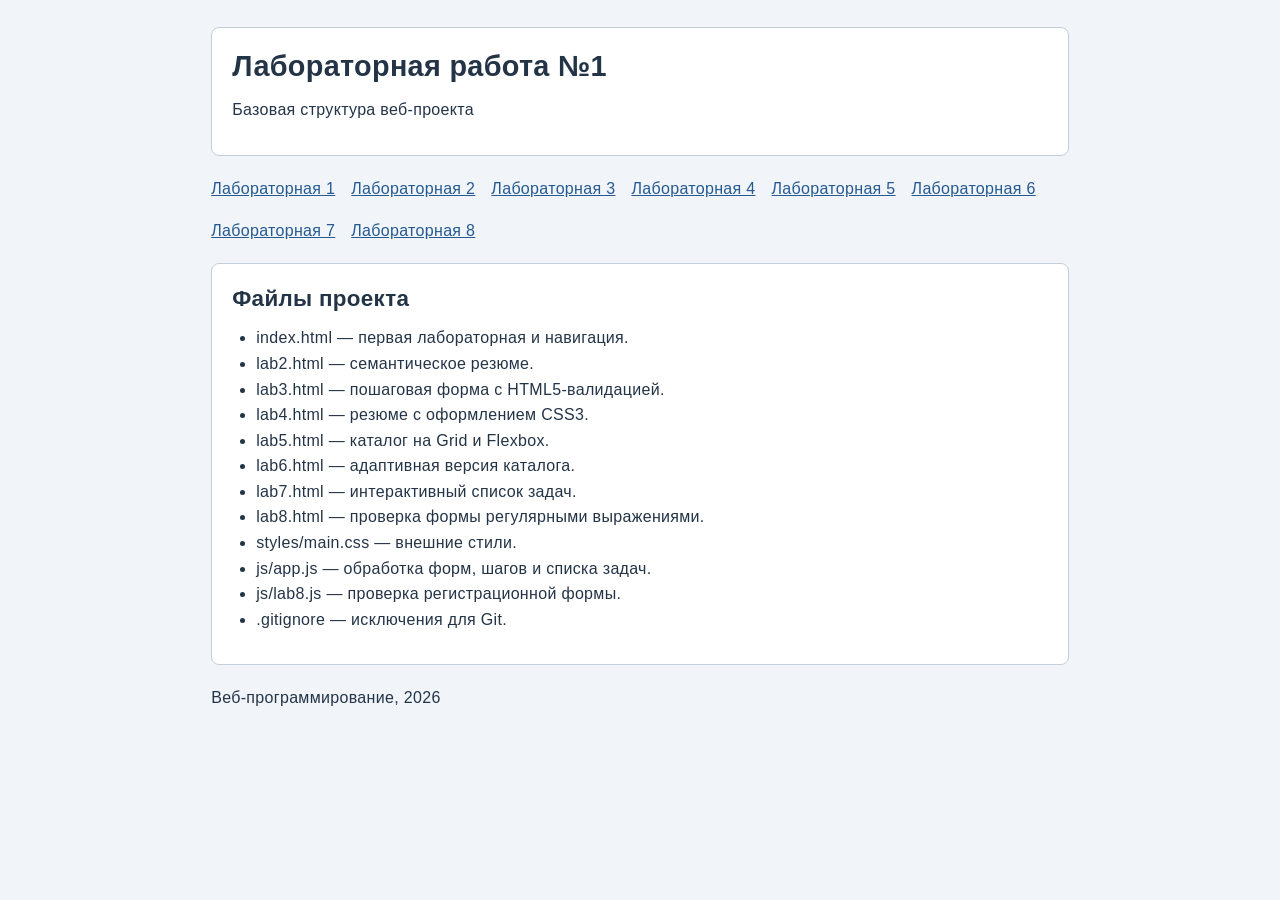
<file: index.html>
<!DOCTYPE html>
<html lang="ru">
<head>
  <meta charset="UTF-8">
  <meta name="viewport" content="width=device-width, initial-scale=1">
  <meta name="description" content="Восемь лабораторных работ по веб-программированию.">
  <title>Лабораторная 1 — Структура проекта</title>
  <link rel="stylesheet" href="styles/main.css">
  <script src="js/app.js" defer></script>
</head>
<body class="page">
  <header><h1>Лабораторная работа №1</h1><p>Базовая структура веб-проекта</p></header>
  <nav aria-label="Лабораторные работы">
    <a href="index.html" aria-current="page">Лабораторная 1</a>
    <a href="lab2.html">Лабораторная 2</a>
    <a href="lab3.html">Лабораторная 3</a>
    <a href="lab4.html">Лабораторная 4</a>
    <a href="lab5.html">Лабораторная 5</a>
    <a href="lab6.html">Лабораторная 6</a>
    <a href="lab7.html">Лабораторная 7</a>
    <a href="lab8.html">Лабораторная 8</a>
  </nav>
  <main>
    <section>
      <h2>Файлы проекта</h2>
      <ul>
        <li>index.html — первая лабораторная и навигация.</li>
        <li>lab2.html — семантическое резюме.</li>
        <li>lab3.html — пошаговая форма с HTML5-валидацией.</li>
        <li>lab4.html — резюме с оформлением CSS3.</li>
        <li>lab5.html — каталог на Grid и Flexbox.</li>
        <li>lab6.html — адаптивная версия каталога.</li>
        <li>lab7.html — интерактивный список задач.</li>
        <li>lab8.html — проверка формы регулярными выражениями.</li>
        <li>styles/main.css — внешние стили.</li>
        <li>js/app.js — обработка форм, шагов и списка задач.</li>
        <li>js/lab8.js — проверка регистрационной формы.</li>
        <li>.gitignore — исключения для Git.</li>
      </ul>
    </section>
  </main>
  <footer><p>Веб-программирование, 2026</p></footer>
</body>
</html>
</file>
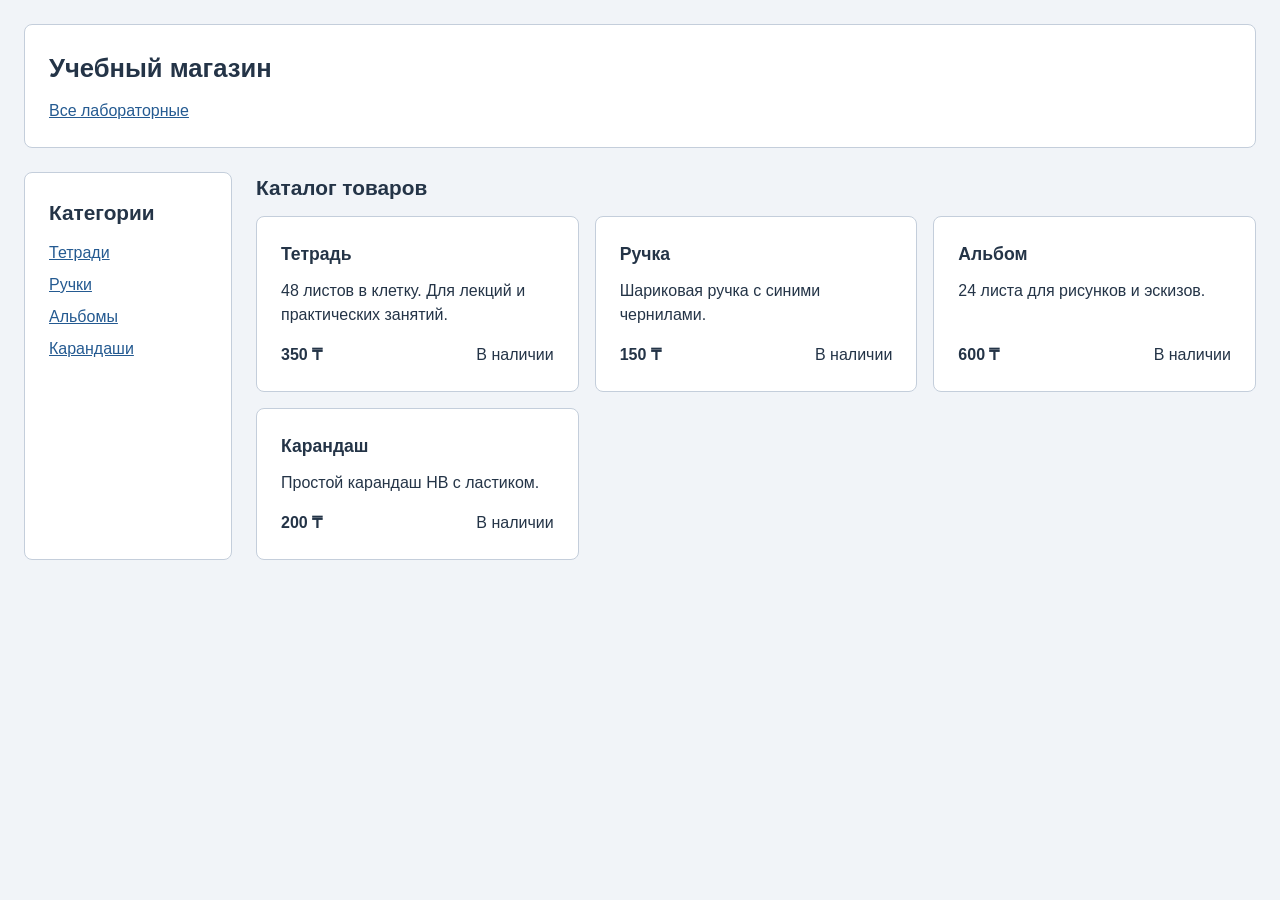
<file: lab6/index.html>
<!DOCTYPE html>
<html lang="ru">
<head>
  <meta charset="UTF-8">
  <meta name="viewport" content="width=device-width, initial-scale=1">
  <title>Лабораторная 6 — Адаптивный каталог</title>
  <link rel="stylesheet" href="styles.css">
</head>
<body class="layout">
  <header class="header">
    <h1>Учебный магазин</h1>
    <a href="../index.html">Все лабораторные</a>
  </header>

  <aside class="sidebar">
    <h2>Категории</h2>
    <nav aria-label="Категории товаров">
      <a href="#notebook">Тетради</a>
      <a href="#pen">Ручки</a>
      <a href="#album">Альбомы</a>
      <a href="#pencil">Карандаши</a>
    </nav>
  </aside>

  <main class="catalog">
    <h2>Каталог товаров</h2>
    <div class="products">
      <article class="product" id="notebook">
        <h3>Тетрадь</h3>
        <p>48 листов в клетку. Для лекций и практических занятий.</p>
        <footer><strong>350 ₸</strong><span>В наличии</span></footer>
      </article>
      <article class="product" id="pen">
        <h3>Ручка</h3>
        <p>Шариковая ручка с синими чернилами.</p>
        <footer><strong>150 ₸</strong><span>В наличии</span></footer>
      </article>
      <article class="product" id="album">
        <h3>Альбом</h3>
        <p>24 листа для рисунков и эскизов.</p>
        <footer><strong>600 ₸</strong><span>В наличии</span></footer>
      </article>
      <article class="product" id="pencil">
        <h3>Карандаш</h3>
        <p>Простой карандаш HB с ластиком.</p>
        <footer><strong>200 ₸</strong><span>В наличии</span></footer>
      </article>
    </div>
  </main>
</body>
</html>
</file>
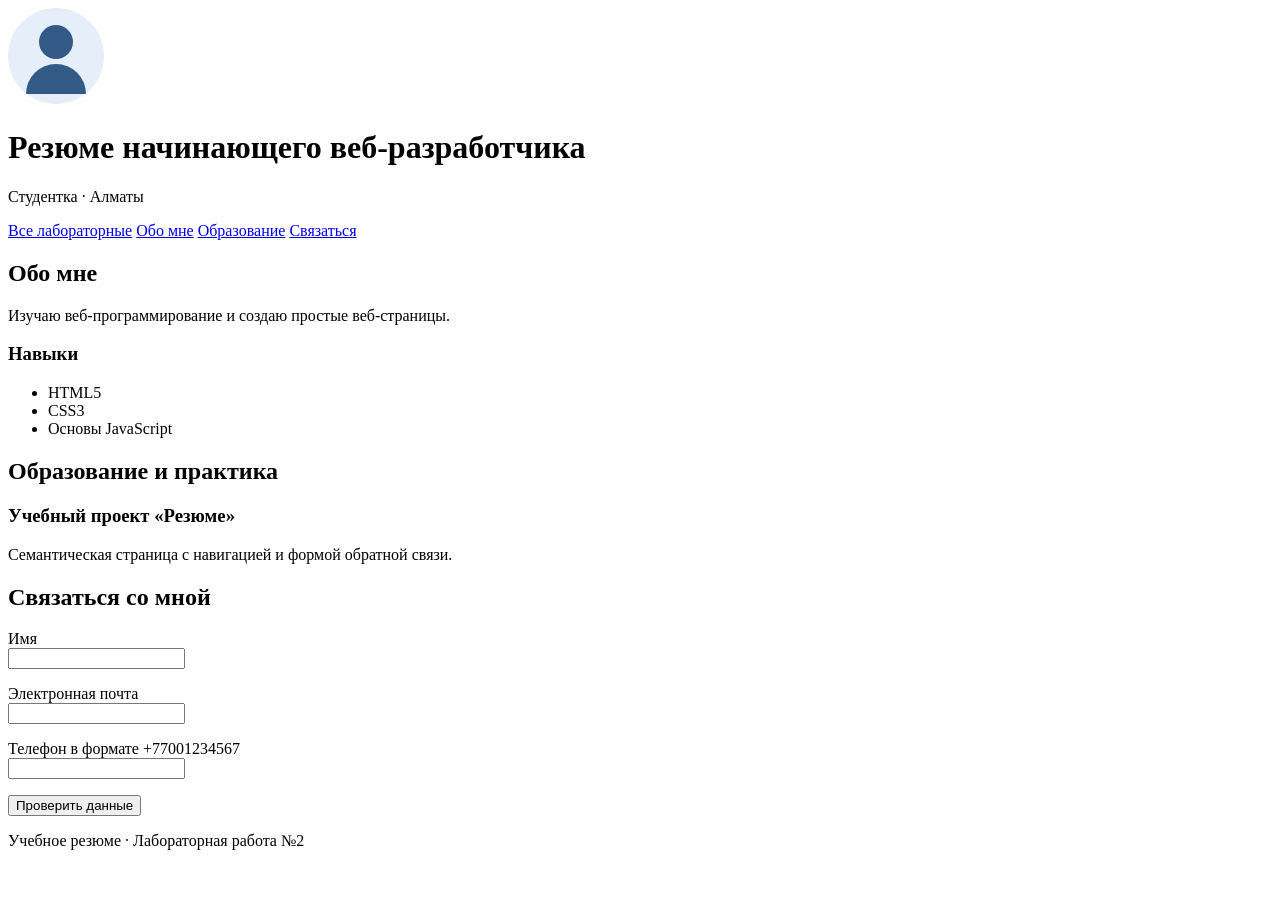
<file: lab2.html>
<!DOCTYPE html>
<html lang="ru">
<head>
  <meta charset="UTF-8">
  <meta name="viewport" content="width=device-width, initial-scale=1">
  <meta name="description" content="Учебное резюме начинающего веб-разработчика и контактная форма.">
  <title>Лабораторная 2 — Семантическое резюме</title>
  <script src="js/app.js" defer></script>
</head>
<body>
  <header>
    <img src="images/avatar.svg" alt="Условный портрет автора резюме" width="96" height="96">
    <h1>Резюме начинающего веб-разработчика</h1>
    <p>Студентка · Алматы</p>
  </header>
  <nav aria-label="Разделы резюме">
    <a href="index.html">Все лабораторные</a>
    <a href="#about">Обо мне</a>
    <a href="#education">Образование</a>
    <a href="#contact">Связаться</a>
  </nav>
  <main>
    <section id="about">
      <h2>Обо мне</h2>
      <p>Изучаю веб-программирование и создаю простые веб-страницы.</p>
      <h3>Навыки</h3>
      <ul><li>HTML5</li><li>CSS3</li><li>Основы JavaScript</li></ul>
    </section>
    <section id="education">
      <h2>Образование и практика</h2>
      <article>
        <h3>Учебный проект «Резюме»</h3>
        <p>Семантическая страница с навигацией и формой обратной связи.</p>
      </article>
    </section>
    <section id="contact">
      <h2>Связаться со мной</h2>
      <form class="contact-form">
        <p><label for="contact-name">Имя</label><br>
          <input id="contact-name" name="contact_name" autocomplete="name" required minlength="2" maxlength="50" pattern=".*\S.*"></p>
        <p><label for="contact-email">Электронная почта</label><br>
          <input id="contact-email" name="contact_email" type="email" autocomplete="email" required maxlength="100"></p>
        <p><label for="contact-phone">Телефон в формате +77001234567</label><br>
          <input id="contact-phone" name="contact_phone" type="tel" autocomplete="tel" required pattern="\+7[0-9]{10}" minlength="12" maxlength="12" title="+7 и ещё 10 цифр"></p>
        <button type="submit">Проверить данные</button>
        <p class="form-result" role="status"></p>
      </form>
    </section>
  </main>
  <footer><p>Учебное резюме · Лабораторная работа №2</p></footer>
</body>
</html>
</file>
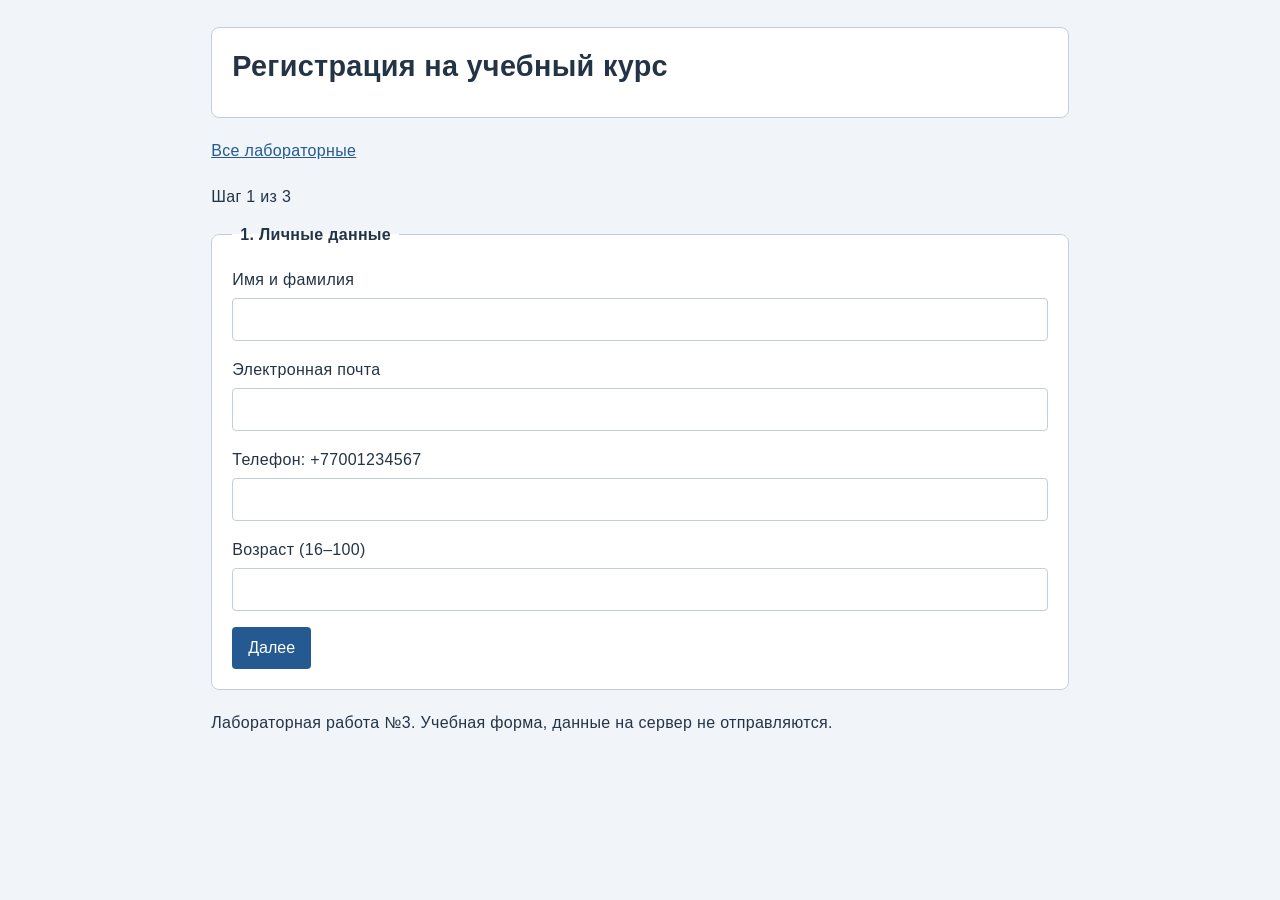
<file: lab3.html>
<!DOCTYPE html>
<html lang="ru">
<head>
  <meta charset="UTF-8">
  <meta name="viewport" content="width=device-width, initial-scale=1">
  <title>Лабораторная 3 — Регистрация</title>
  <link rel="stylesheet" href="styles/main.css">
  <script src="js/app.js" defer></script>
</head>
<body class="page">
  <header><h1>Регистрация на учебный курс</h1></header>
  <nav aria-label="Лабораторные работы"><a href="index.html">Все лабораторные</a></nav>
  <main>
    <p id="step-status" role="status">Шаг 1 из 3</p>
    <form id="registration">
      <fieldset>
        <legend>1. Личные данные</legend>
        <label for="full-name">Имя и фамилия</label>
        <input id="full-name" name="full_name" autocomplete="name" required minlength="5" maxlength="61" pattern="[A-Za-zА-Яа-яЁёӘәҒғҚқҢңӨөҰұҮүҺһІі]{2,30} [A-Za-zА-Яа-яЁёӘәҒғҚқҢңӨөҰұҮүҺһІі]{2,30}" title="Два слова из букв, от 2 до 30 букв в каждом, разделённые одним пробелом">
        <label for="email">Электронная почта</label>
        <input id="email" name="email" type="email" autocomplete="email" required maxlength="100">
        <label for="phone">Телефон: +77001234567</label>
        <input id="phone" name="phone" type="tel" autocomplete="tel" required pattern="\+7[0-9]{10}" minlength="12" maxlength="12" title="+7 и ещё 10 цифр">
        <label for="age">Возраст (16–100)</label>
        <input id="age" name="age" type="number" required min="16" max="100" step="1">
        <button type="button" data-next>Далее</button>
      </fieldset>
      <fieldset hidden disabled>
        <legend>2. Учебные интересы</legend>
        <label for="courses">Курсы (можно выбрать несколько)</label>
        <p id="courses-help">Для выбора нескольких вариантов на компьютере удерживайте Ctrl или Command.</p>
        <select id="courses" name="courses" multiple size="3" required aria-describedby="courses-help">
          <option value="html">HTML</option>
          <option value="css">CSS</option>
          <option value="javascript">JavaScript</option>
        </select>
        <p>Формат обучения</p>
        <p><input id="online" name="format" type="radio" value="online" required> <label for="online">Онлайн</label></p>
        <p><input id="offline" name="format" type="radio" value="offline"> <label for="offline">Очно</label></p>
        <p>Дополнительные занятия</p>
        <p><input id="practice" name="practice" type="checkbox" value="yes"> <label for="practice">Практика</label></p>
        <p><input id="consultation" name="consultation" type="checkbox" value="yes"> <label for="consultation">Консультации</label></p>
        <button type="button" data-back>Назад</button>
        <button type="button" data-next>Далее</button>
      </fieldset>
      <fieldset hidden disabled>
        <legend>3. Подтверждение</legend>
        <label for="login">Логин: 3–20 латинских букв, цифр или знаков _</label>
        <input id="login" name="login" autocomplete="username" required minlength="3" maxlength="20" pattern="[A-Za-z][A-Za-z0-9_]{2,19}" title="Начните с латинской буквы">
        <p><input id="agreement" name="agreement" type="checkbox" value="accepted" required> <label for="agreement">Подтверждаю правильность данных</label></p>
        <button type="button" data-back>Назад</button>
        <button type="submit">Завершить</button>
      </fieldset>
      <p class="form-result" role="status"></p>
    </form>
  </main>
  <footer><p>Лабораторная работа №3. Учебная форма, данные на сервер не отправляются.</p></footer>
</body>
</html>
</file>
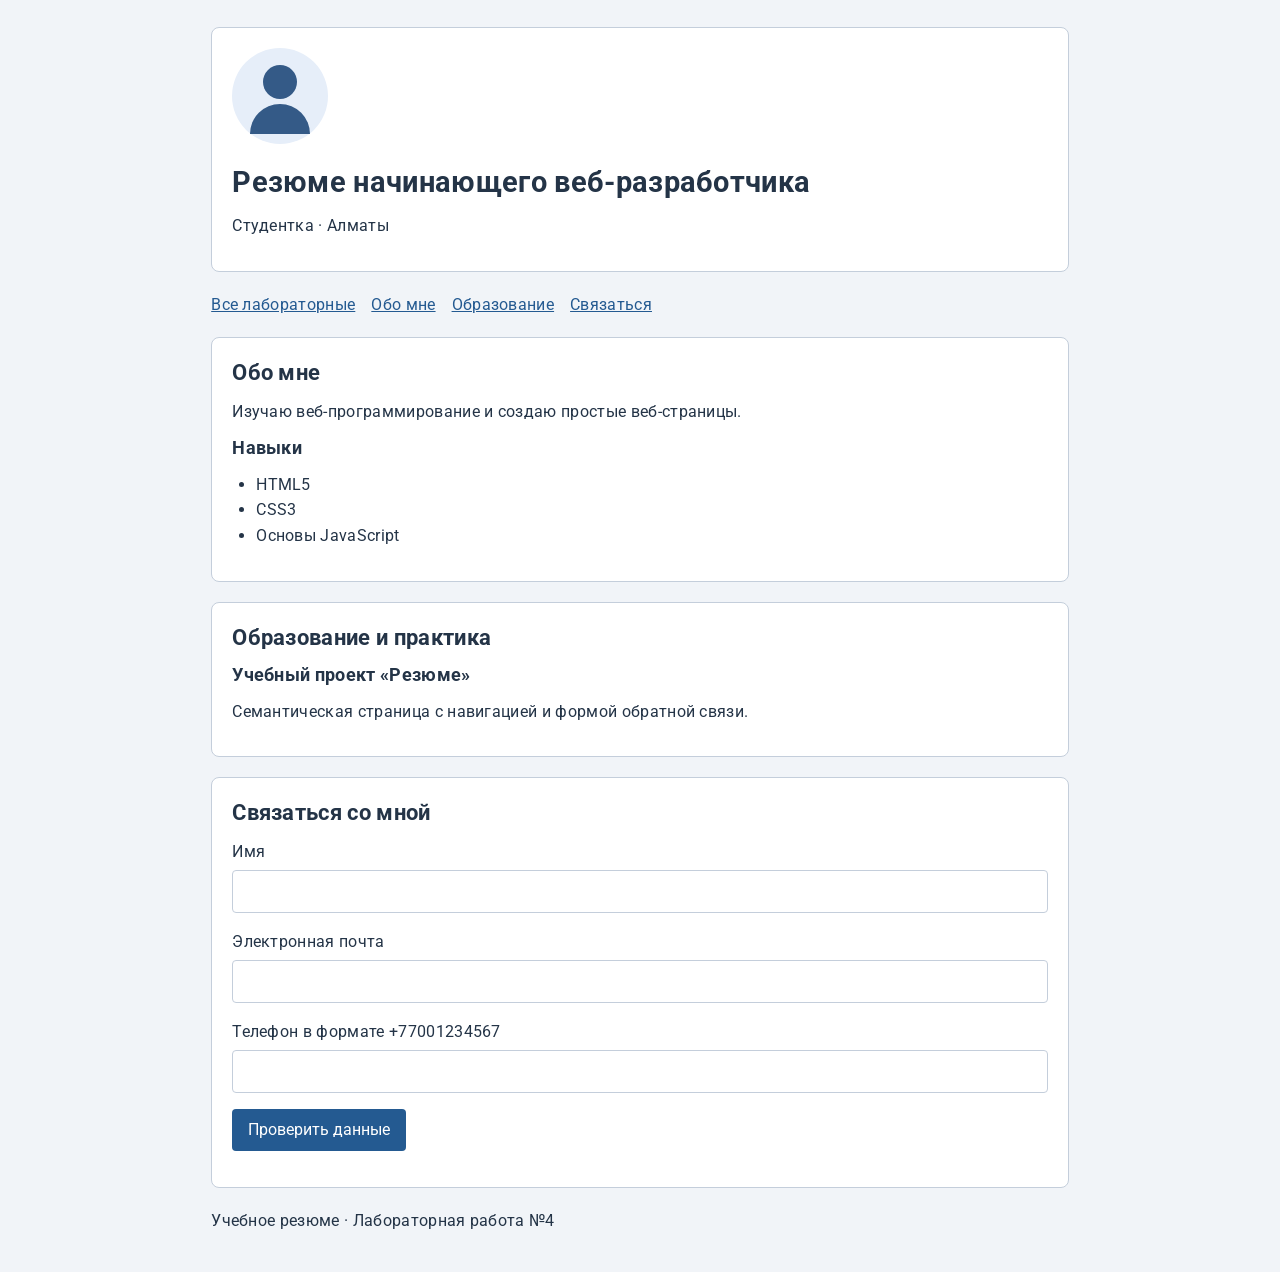
<file: lab4.html>
<!DOCTYPE html>
<html lang="ru">
<head>
  <meta charset="UTF-8">
  <meta name="viewport" content="width=device-width, initial-scale=1">
  <meta name="description" content="Учебное резюме начинающего веб-разработчика и контактная форма.">
  <title>Лабораторная 4 — Оформление резюме</title>
  <link rel="stylesheet" href="https://fonts.googleapis.com/css2?family=Roboto:wght@400;700&amp;display=swap">
  <link rel="stylesheet" href="styles/main.css">
  <script src="js/app.js" defer></script>
</head>
<body class="page">
  <header>
    <img class="avatar" src="images/avatar.svg" alt="Условный портрет автора резюме" width="96" height="96">
    <h1>Резюме начинающего веб-разработчика</h1>
    <p>Студентка · Алматы</p>
  </header>
  <nav aria-label="Разделы резюме">
    <a href="index.html">Все лабораторные</a>
    <a href="#about">Обо мне</a>
    <a href="#education">Образование</a>
    <a href="#contact">Связаться</a>
  </nav>
  <main>
    <section id="about">
      <h2>Обо мне</h2>
      <p>Изучаю веб-программирование и создаю простые веб-страницы.</p>
      <h3>Навыки</h3>
      <ul><li>HTML5</li><li>CSS3</li><li>Основы JavaScript</li></ul>
    </section>
    <section id="education">
      <h2>Образование и практика</h2>
      <article>
        <h3>Учебный проект «Резюме»</h3>
        <p>Семантическая страница с навигацией и формой обратной связи.</p>
      </article>
    </section>
    <section id="contact">
      <h2>Связаться со мной</h2>
      <form class="contact-form">
        <p><label for="contact-name">Имя</label><br>
          <input id="contact-name" name="contact_name" autocomplete="name" required minlength="2" maxlength="50" pattern=".*\S.*"></p>
        <p><label for="contact-email">Электронная почта</label><br>
          <input id="contact-email" name="contact_email" type="email" autocomplete="email" required maxlength="100"></p>
        <p><label for="contact-phone">Телефон в формате +77001234567</label><br>
          <input id="contact-phone" name="contact_phone" type="tel" autocomplete="tel" required pattern="\+7[0-9]{10}" minlength="12" maxlength="12" title="+7 и ещё 10 цифр"></p>
        <button type="submit">Проверить данные</button>
        <p class="form-result" role="status"></p>
      </form>
    </section>
  </main>
  <footer><p>Учебное резюме · Лабораторная работа №4</p></footer>
</body>
</html>
</file>
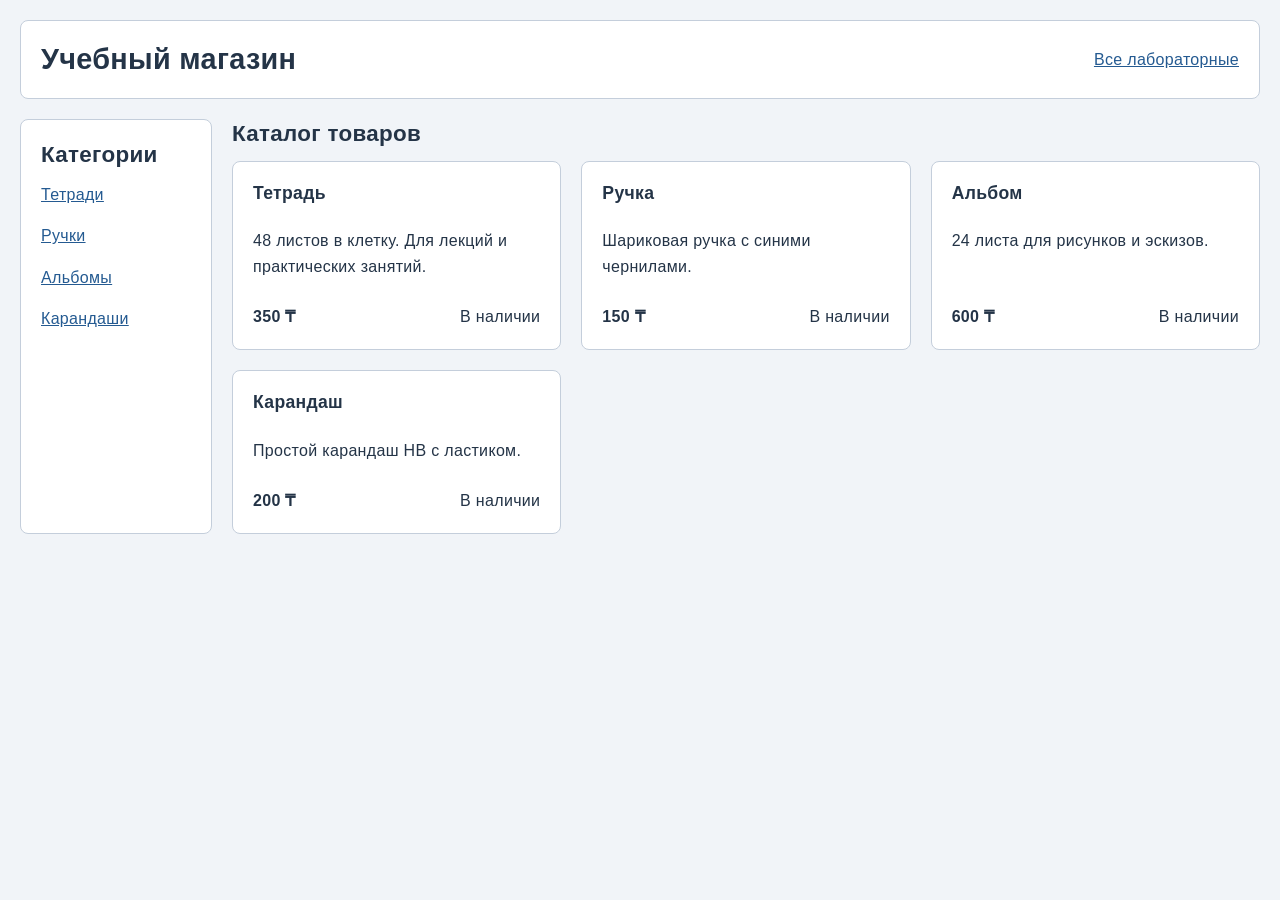
<file: lab5.html>
<!DOCTYPE html>
<html lang="ru">
<head>
  <meta charset="UTF-8">
  <meta name="viewport" content="width=device-width, initial-scale=1">
  <title>Лабораторная 5 — Каталог товаров</title>
  <link rel="stylesheet" href="styles/main.css">
</head>
<body class="dashboard">
  <header class="topbar">
    <h1>Учебный магазин</h1>
    <a href="index.html">Все лабораторные</a>
  </header>
  <aside class="sidebar">
    <h2>Категории</h2>
    <nav aria-label="Категории товаров">
      <a href="#notebook">Тетради</a>
      <a href="#pen">Ручки</a>
      <a href="#album">Альбомы</a>
      <a href="#pencil">Карандаши</a>
    </nav>
  </aside>
  <main class="catalog">
    <h2>Каталог товаров</h2>
    <div class="products">
      <article class="product" id="notebook">
        <h3>Тетрадь</h3><p>48 листов в клетку. Для лекций и практических занятий.</p>
        <footer><strong>350 ₸</strong><span>В наличии</span></footer>
      </article>
      <article class="product" id="pen">
        <h3>Ручка</h3><p>Шариковая ручка с синими чернилами.</p>
        <footer><strong>150 ₸</strong><span>В наличии</span></footer>
      </article>
      <article class="product" id="album">
        <h3>Альбом</h3><p>24 листа для рисунков и эскизов.</p>
        <footer><strong>600 ₸</strong><span>В наличии</span></footer>
      </article>
      <article class="product" id="pencil">
        <h3>Карандаш</h3><p>Простой карандаш HB с ластиком.</p>
        <footer><strong>200 ₸</strong><span>В наличии</span></footer>
      </article>
    </div>
  </main>
</body>
</html>
</file>
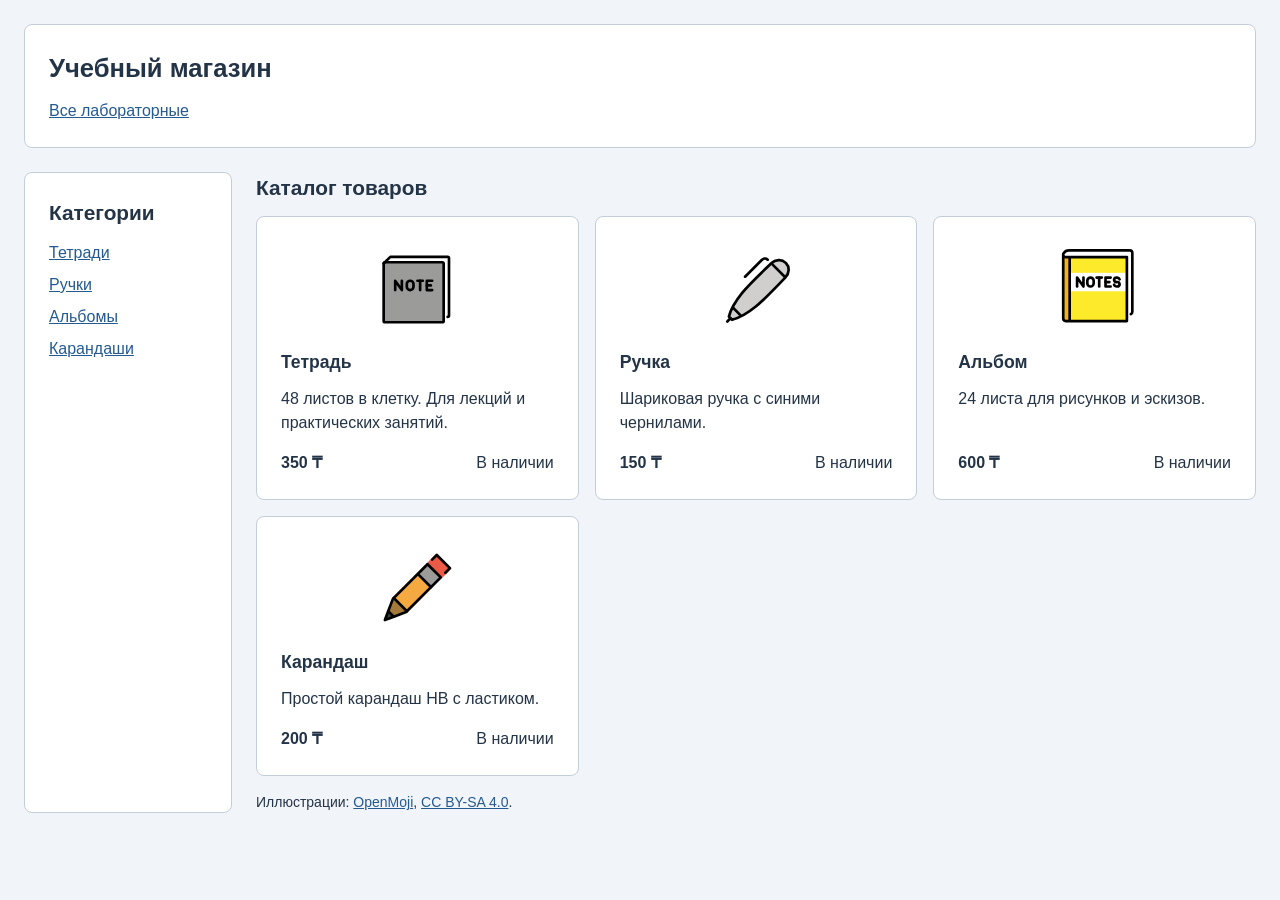
<file: lab6.html>
<!DOCTYPE html>
<html lang="ru">
<head>
  <meta charset="UTF-8">
  <meta name="viewport" content="width=device-width, initial-scale=1">
  <title>Лабораторная 6 — Адаптивный каталог</title>
  <link rel="stylesheet" href="styles/lab6.css">
</head>
<body class="layout">
  <header class="header">
    <h1>Учебный магазин</h1>
    <a href="index.html">Все лабораторные</a>
  </header>

  <aside class="sidebar">
    <h2>Категории</h2>
    <nav aria-label="Категории товаров">
      <a href="#notebook">Тетради</a>
      <a href="#pen">Ручки</a>
      <a href="#album">Альбомы</a>
      <a href="#pencil">Карандаши</a>
    </nav>
  </aside>

  <main class="catalog">
    <h2>Каталог товаров</h2>
    <div class="products">
      <article class="product" id="notebook">
        <img src="images/notebook.svg" alt="Тетрадь" width="96" height="96">
        <h3>Тетрадь</h3>
        <p>48 листов в клетку. Для лекций и практических занятий.</p>
        <footer><strong>350 ₸</strong><span>В наличии</span></footer>
      </article>
      <article class="product" id="pen">
        <img src="images/pen.svg" alt="Ручка" width="96" height="96">
        <h3>Ручка</h3>
        <p>Шариковая ручка с синими чернилами.</p>
        <footer><strong>150 ₸</strong><span>В наличии</span></footer>
      </article>
      <article class="product" id="album">
        <img src="images/sketchbook.svg" alt="Альбом для рисунков" width="96" height="96">
        <h3>Альбом</h3>
        <p>24 листа для рисунков и эскизов.</p>
        <footer><strong>600 ₸</strong><span>В наличии</span></footer>
      </article>
      <article class="product" id="pencil">
        <img src="images/pencil.svg" alt="Карандаш" width="96" height="96">
        <h3>Карандаш</h3>
        <p>Простой карандаш HB с ластиком.</p>
        <footer><strong>200 ₸</strong><span>В наличии</span></footer>
      </article>
    </div>
    <p class="credit">Иллюстрации: <a href="https://openmoji.org/">OpenMoji</a>, <a href="https://creativecommons.org/licenses/by-sa/4.0/">CC BY-SA 4.0</a>.</p>
  </main>
</body>
</html>
</file>
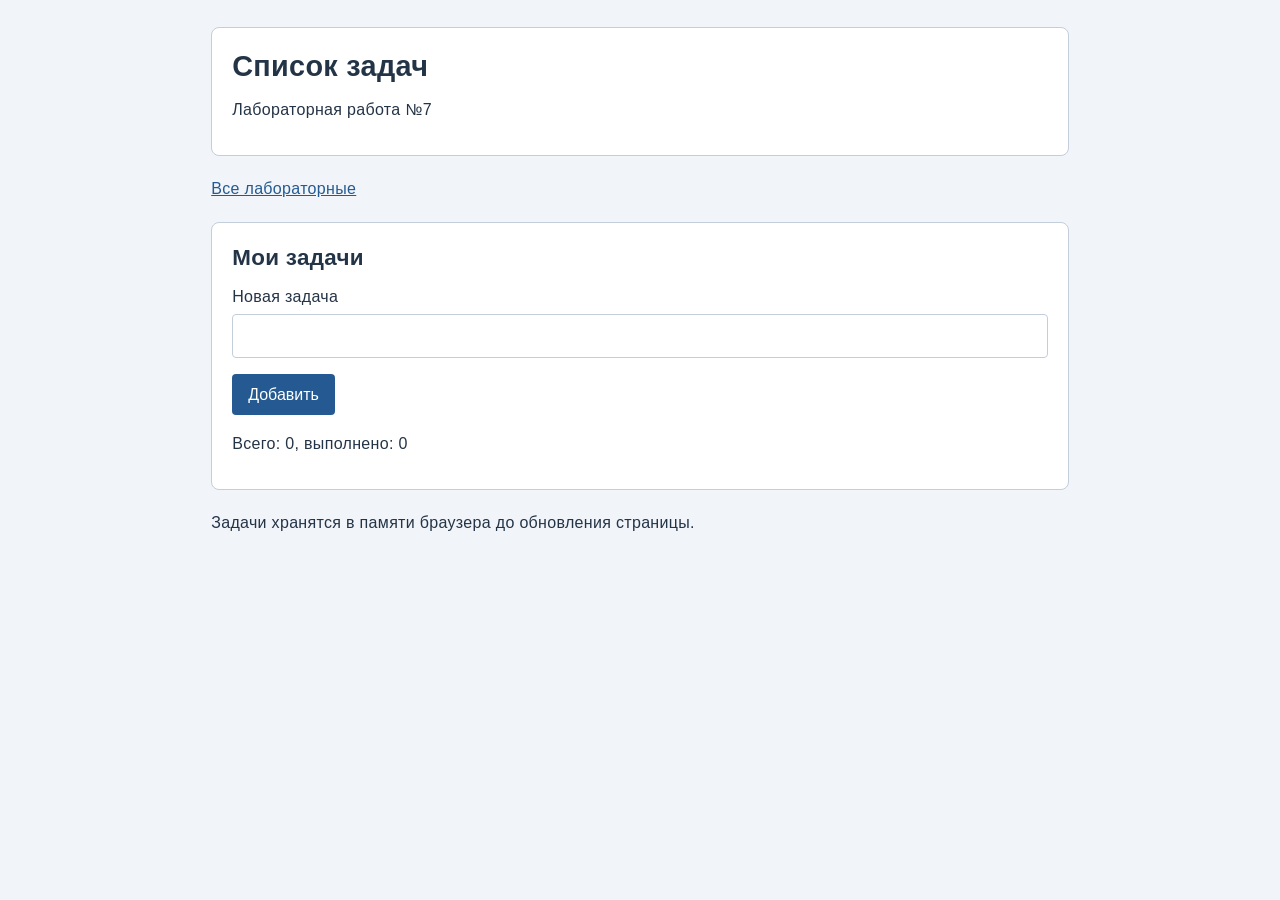
<file: lab7.html>
<!DOCTYPE html>
<html lang="ru">
<head>
  <meta charset="UTF-8">
  <meta name="viewport" content="width=device-width, initial-scale=1">
  <title>Лабораторная 7 — Список задач</title>
  <link rel="stylesheet" href="styles/main.css">
  <script src="js/app.js" defer></script>
</head>
<body class="page">
  <header><h1>Список задач</h1><p>Лабораторная работа №7</p></header>
  <nav aria-label="Навигация"><a href="index.html">Все лабораторные</a></nav>
  <main>
    <section>
      <h2>Мои задачи</h2>
      <form id="todo-form">
        <label for="task-input">Новая задача</label>
        <input id="task-input" name="task" type="text" maxlength="100" required>
        <button type="submit">Добавить</button>
      </form>
      <p id="task-count" role="status">Всего: 0, выполнено: 0</p>
      <ul id="task-list" class="task-list"></ul>
    </section>
  </main>
  <footer><p>Задачи хранятся в памяти браузера до обновления страницы.</p></footer>
</body>
</html>
</file>
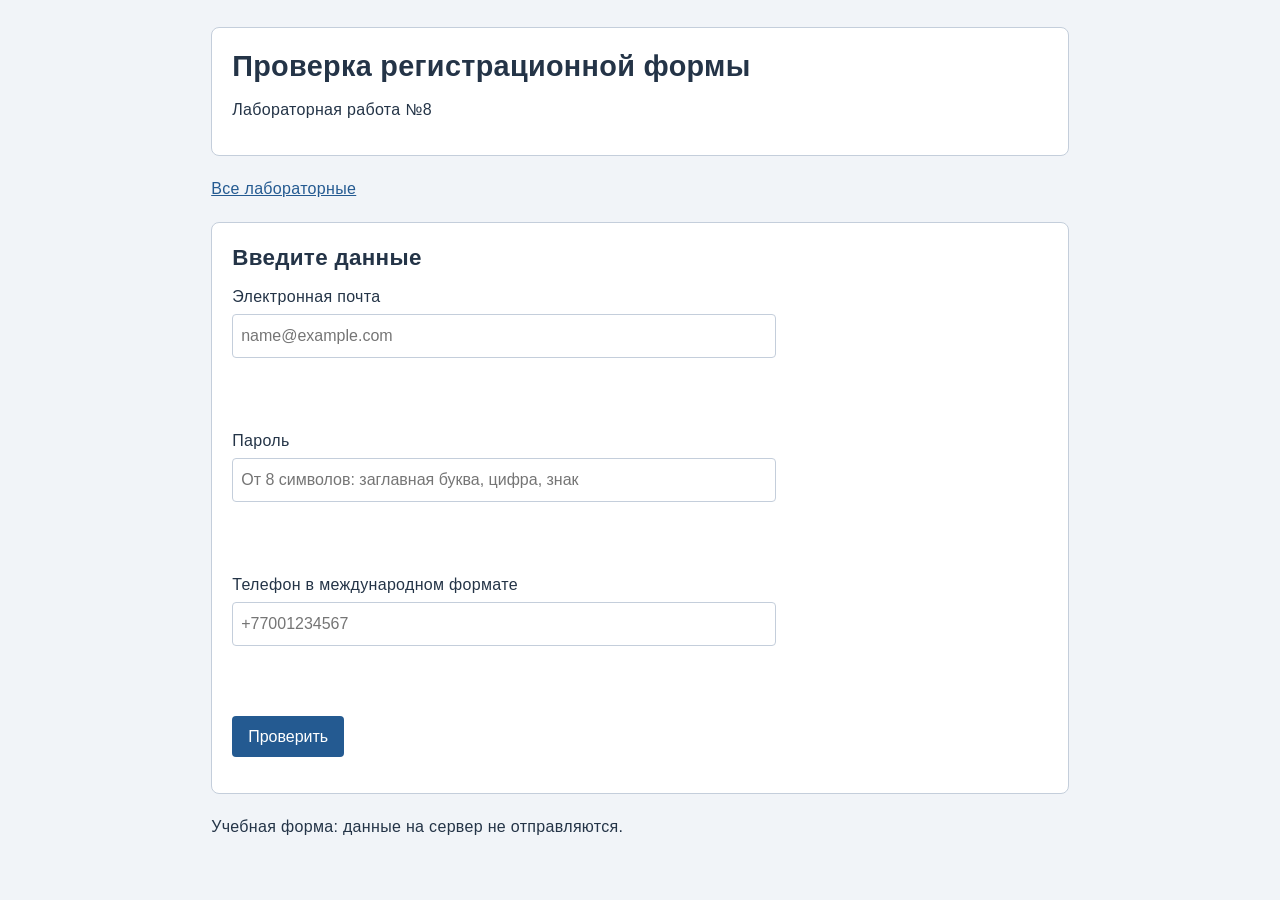
<file: lab8.html>
<!DOCTYPE html>
<html lang="ru">
<head>
  <meta charset="UTF-8">
  <meta name="viewport" content="width=device-width, initial-scale=1">
  <title>Лабораторная 8 — Проверка формы</title>
  <link rel="stylesheet" href="styles/main.css">
  <script src="js/lab8.js" defer></script>
</head>
<body class="page">
  <header><h1>Проверка регистрационной формы</h1><p>Лабораторная работа №8</p></header>
  <nav aria-label="Навигация"><a href="index.html">Все лабораторные</a></nav>
  <main>
    <section>
      <h2>Введите данные</h2>
      <form id="validation-form" class="validation-form" novalidate>
        <div class="field">
          <label for="check-email">Электронная почта</label>
          <input id="check-email" name="email" type="email" autocomplete="email" placeholder="name@example.com">
        </div>
        <div class="field">
          <label for="check-password">Пароль</label>
          <input id="check-password" name="password" type="password" autocomplete="new-password" placeholder="От 8 символов: заглавная буква, цифра, знак">
        </div>
        <div class="field">
          <label for="check-phone">Телефон в международном формате</label>
          <input id="check-phone" name="phone" type="tel" autocomplete="tel" placeholder="+77001234567">
        </div>
        <button type="submit">Проверить</button>
        <p id="validation-result" role="status"></p>
      </form>
    </section>
  </main>
  <footer><p>Учебная форма: данные на сервер не отправляются.</p></footer>
</body>
</html>
</file>
<file: styles/main.css>
/* Общая блочная модель и палитра. */
:root {
  --primary-color: #245a91;
  --text-color: #243447;
  --background-color: #f1f4f8;
  --surface-color: #ffffff;
  --border-color: #c4cedb;
  --base-padding: 1.25rem;
}

*, *::before, *::after {
  box-sizing: border-box;
  margin: 0;
  padding: 0;
}

body {
  min-height: 100vh;
  font-family: "Roboto", Arial, sans-serif;
  line-height: 1.6;
  letter-spacing: 0.02em;
  color: var(--text-color);
  background: var(--background-color);
}

.page { max-width: 60rem; margin: auto; padding: 3vh 4vw; }
header, section, fieldset, .product, .sidebar, .topbar {
  padding: var(--base-padding);
  border: 0.0625rem solid var(--border-color);
  border-radius: 0.5rem;
  background: var(--surface-color);
}
header, section, fieldset { margin-bottom: var(--base-padding); }
h1 { font-size: 1.8rem; }
h2 { font-size: 1.4rem; }
h3 { font-size: 1.1rem; }
h1, h2, h3 { line-height: 1.3; margin-bottom: 0.75rem; }
p, ul, article { margin-bottom: 0.75rem; }
ul { padding-left: 1.5rem; }
nav { display: flex; flex-wrap: wrap; gap: 1rem; margin-bottom: var(--base-padding); }
a { color: var(--primary-color); overflow-wrap: anywhere; }
footer { margin-top: var(--base-padding); }
img { max-width: 100%; height: auto; }
.avatar { width: 6rem; margin-bottom: 0.75rem; }

/* Формы. */
fieldset { min-width: 0; }
legend { font-weight: bold; padding: 0 0.5rem; }
input, select, button { font: inherit; }
input:not([type="radio"]):not([type="checkbox"]), select {
  display: block;
  width: 100%;
  margin: 0.3rem 0 1rem;
  padding: 0.5rem;
  border: 0.0625rem solid var(--border-color);
  border-radius: 0.25rem;
  background: var(--surface-color);
  color: var(--text-color);
}
button {
  padding: 0.5rem 1rem;
  border: 0;
  border-radius: 0.25rem;
  color: var(--surface-color);
  background: var(--primary-color);
  cursor: pointer;
}
:focus-visible { outline: 0.18rem solid var(--primary-color); outline-offset: 0.2rem; }
.form-result { margin-top: 1rem; }
[hidden] { display: none; }

/* Лабораторные 7 и 8. */
.task-list { list-style: none; padding: 0; }
.task-list li {
  display: flex;
  flex-wrap: wrap;
  align-items: center;
  gap: 0.5rem;
  padding: 0.75rem 0;
  border-bottom: 0.0625rem solid var(--border-color);
}
.task-text { flex: 1 1 100%; overflow-wrap: anywhere; }
.completed .task-text { text-decoration: line-through; opacity: 0.65; }
@media (min-width: 40rem) {
  .task-text { flex-basis: 10rem; }
}
#task-count { margin-top: 1rem; }
.validation-form { max-width: 34rem; }
.validation-form .field { min-height: 9rem; }
.validation-form input.input-error { border-color: #b42318; }
.error-message { color: #b42318; font-size: 0.9rem; }
#validation-result { margin-top: 1rem; }

/* Лабораторная 5: общий макет Grid, компоненты Flexbox. */
.dashboard {
  display: grid;
  align-content: start;
  grid-template-columns: 1fr;
  grid-template-areas: "topbar" "sidebar" "catalog";
  gap: var(--base-padding);
  padding: var(--base-padding);
}
.topbar {
  grid-area: topbar;
  display: flex;
  flex-wrap: wrap;
  justify-content: space-between;
  align-items: center;
  gap: 1rem;
  margin: 0;
}
.topbar h1 { margin: 0; }
.sidebar { grid-area: sidebar; }
.sidebar nav { flex-direction: column; margin: 0; }
.catalog { grid-area: catalog; min-width: 0; }
.products {
  display: grid;
  grid-template-columns: repeat(auto-fit, minmax(250px, 1fr));
  gap: var(--base-padding);
}
.product { display: flex; flex-direction: column; gap: 0.75rem; margin: 0; }
.product p { flex-grow: 1; }
.product footer {
  display: flex;
  justify-content: space-between;
  align-items: center;
  gap: 1rem;
  margin: 0;
}
@media (min-width: 48rem) {
  .dashboard {
    grid-template-columns: 12rem minmax(0, 1fr);
    grid-template-areas: "topbar topbar" "sidebar catalog";
  }
}
@media (max-width: 19rem) {
  .products { grid-template-columns: minmax(0, 1fr); }
}
</file>
<file: lab6/styles.css>
/* Сначала стили для телефона: все основные блоки и карточки в один столбец. */
*, *::before, *::after { box-sizing: border-box; }

body {
  margin: 0;
  color: #243447;
  background: #f1f4f8;
  font: 1rem/1.5 Arial, sans-serif;
}

.layout {
  display: grid;
  grid-template-columns: minmax(0, 1fr);
  grid-template-areas: "header" "sidebar" "catalog";
  gap: 1rem;
  padding: 1rem;
}

.header, .sidebar, .product {
  min-width: 0;
  padding: 1rem;
  border: 1px solid #c4cedb;
  border-radius: 0.5rem;
  background: #fff;
}

.header { grid-area: header; }
.sidebar { grid-area: sidebar; }
.catalog { grid-area: catalog; min-width: 0; }
h1, h2, h3 { margin: 0 0 0.75rem; }
h1 { font-size: 1.6rem; }
h2 { font-size: 1.3rem; }
h3 { font-size: 1.1rem; }
a { color: #245a91; }

/* На телефоне боковое меню становится горизонтальным списком ссылок. */
.sidebar nav { display: flex; flex-wrap: wrap; gap: 0.5rem 1rem; }
.products { display: grid; grid-template-columns: minmax(0, 1fr); gap: 1rem; }
.product { display: flex; flex-direction: column; }
.product p { flex: 1; margin: 0 0 1rem; }
.product footer { display: flex; flex-wrap: wrap; justify-content: space-between; gap: 0.5rem; }

/* Планшет: меню слева, каталог справа. */
@media (min-width: 768px) {
  .layout {
    grid-template-columns: 11rem minmax(0, 1fr);
    grid-template-areas: "header header" "sidebar catalog";
  }
  .sidebar nav { flex-direction: column; }
  .products { grid-template-columns: repeat(2, minmax(0, 1fr)); }
}

/* Стандартный монитор: шире меню и больше внутренние отступы. */
@media (min-width: 992px) {
  .layout { grid-template-columns: 13rem minmax(0, 1fr); gap: 1.5rem; padding: 1.5rem; }
  .header, .sidebar, .product { padding: 1.5rem; }
}

/* Широкий экран: три колонки товаров. */
@media (min-width: 1200px) {
  .layout { max-width: 90rem; margin: auto; }
  .products { grid-template-columns: repeat(3, minmax(0, 1fr)); }
}
</file>
<file: styles/lab6.css>
/* Сначала стили для телефона: все основные блоки и карточки в один столбец. */
*, *::before, *::after { box-sizing: border-box; }

body {
  margin: 0;
  color: #243447;
  background: #f1f4f8;
  font: 1rem/1.5 Arial, sans-serif;
}

.layout {
  display: grid;
  grid-template-columns: minmax(0, 1fr);
  grid-template-areas: "header" "sidebar" "catalog";
  gap: 1rem;
  padding: 1rem;
}

.header, .sidebar, .product {
  min-width: 0;
  padding: 1rem;
  border: 1px solid #c4cedb;
  border-radius: 0.5rem;
  background: #fff;
}

.header { grid-area: header; }
.sidebar { grid-area: sidebar; }
.catalog { grid-area: catalog; min-width: 0; }
h1, h2, h3 { margin: 0 0 0.75rem; }
h1 { font-size: 1.6rem; }
h2 { font-size: 1.3rem; }
h3 { font-size: 1.1rem; }
a { color: #245a91; }

/* На телефоне боковое меню становится горизонтальным списком ссылок. */
.sidebar nav { display: flex; flex-wrap: wrap; gap: 0.5rem 1rem; }
.products { display: grid; grid-template-columns: minmax(0, 1fr); gap: 1rem; }
.product { display: flex; flex-direction: column; }
.product img { display: block; width: 6rem; height: 6rem; margin: 0 auto 0.75rem; }
.product p { flex: 1; margin: 0 0 1rem; }
.product footer { display: flex; flex-wrap: wrap; justify-content: space-between; gap: 0.5rem; }
.credit { margin: 1rem 0 0; font-size: 0.875rem; }

/* Планшет: меню слева, каталог справа. */
@media (min-width: 768px) {
  .layout {
    grid-template-columns: 11rem minmax(0, 1fr);
    grid-template-areas: "header header" "sidebar catalog";
  }
  .sidebar nav { flex-direction: column; }
  .products { grid-template-columns: repeat(2, minmax(0, 1fr)); }
}

/* Стандартный монитор: шире меню и больше внутренние отступы. */
@media (min-width: 992px) {
  .layout { grid-template-columns: 13rem minmax(0, 1fr); gap: 1.5rem; padding: 1.5rem; }
  .header, .sidebar, .product { padding: 1.5rem; }
}

/* Широкий экран: три колонки товаров. */
@media (min-width: 1200px) {
  .layout { max-width: 90rem; margin: auto; }
  .products { grid-template-columns: repeat(3, minmax(0, 1fr)); }
}
</file>
